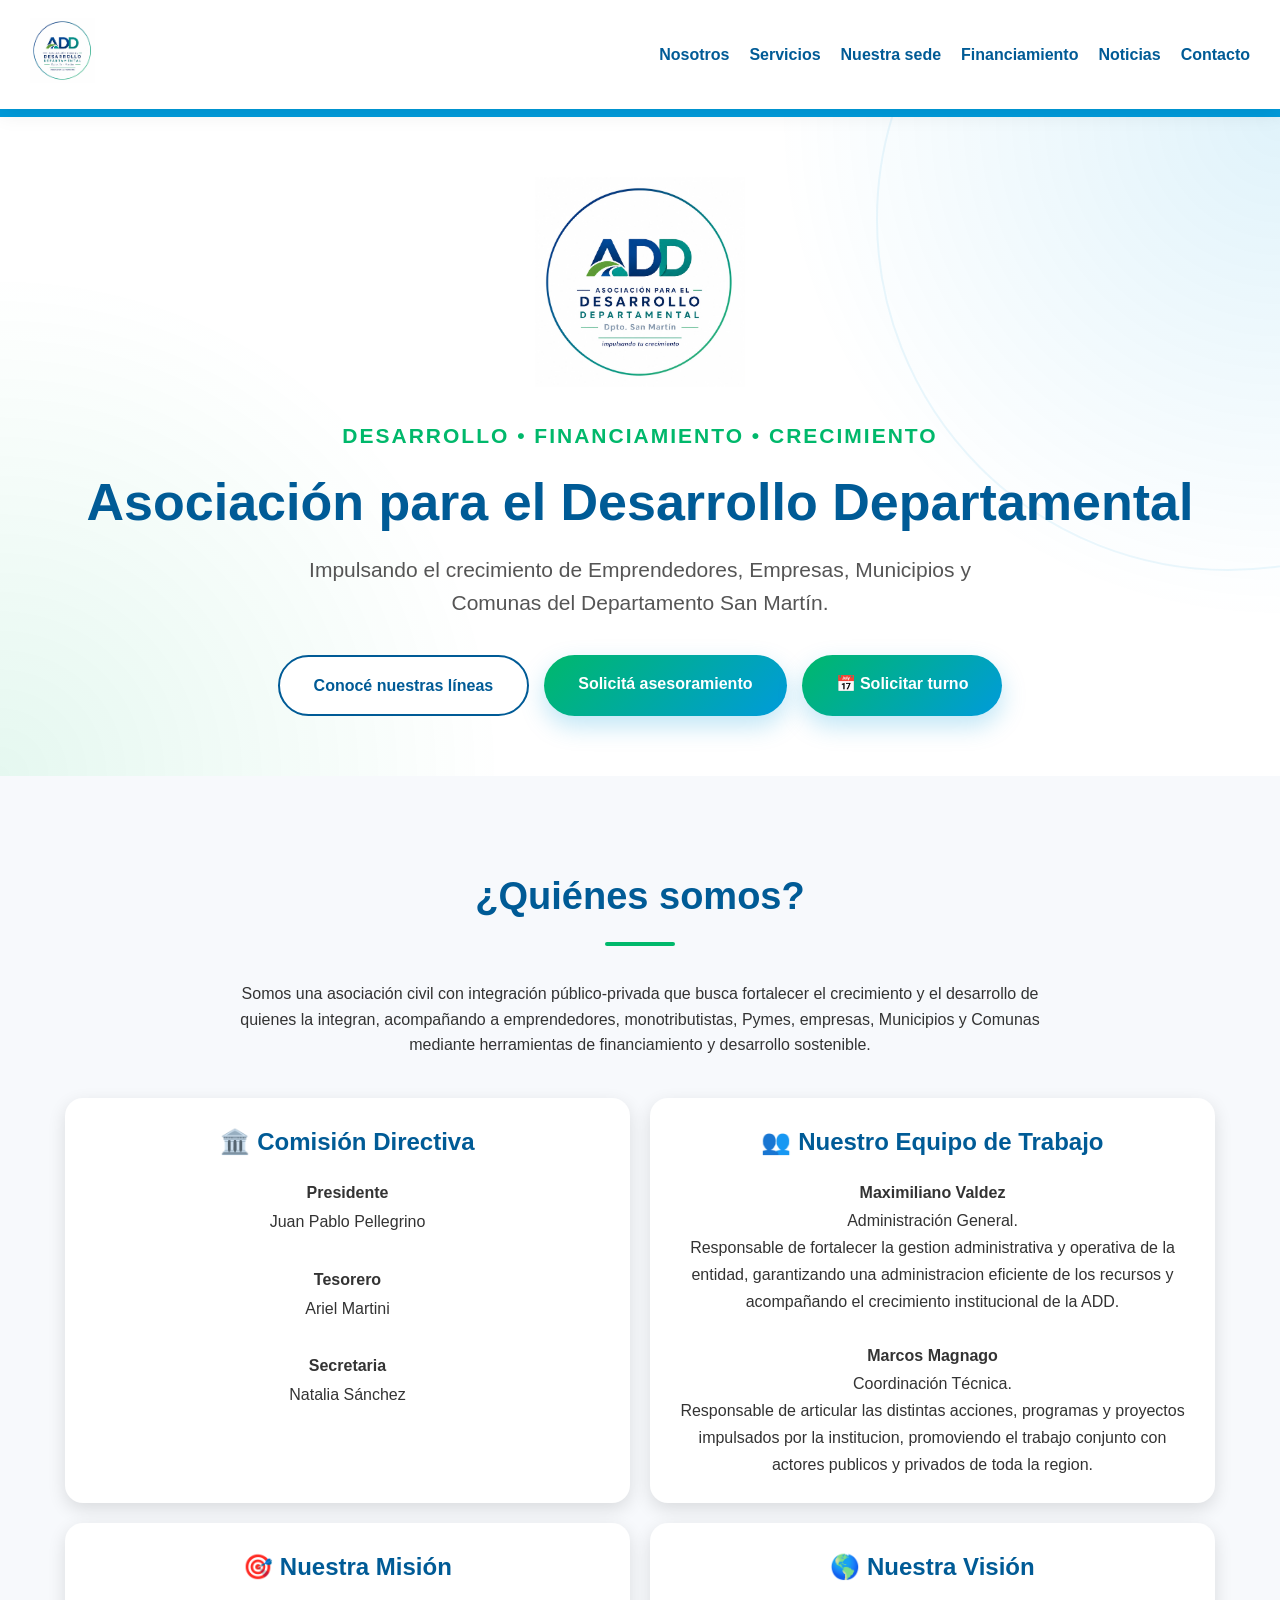
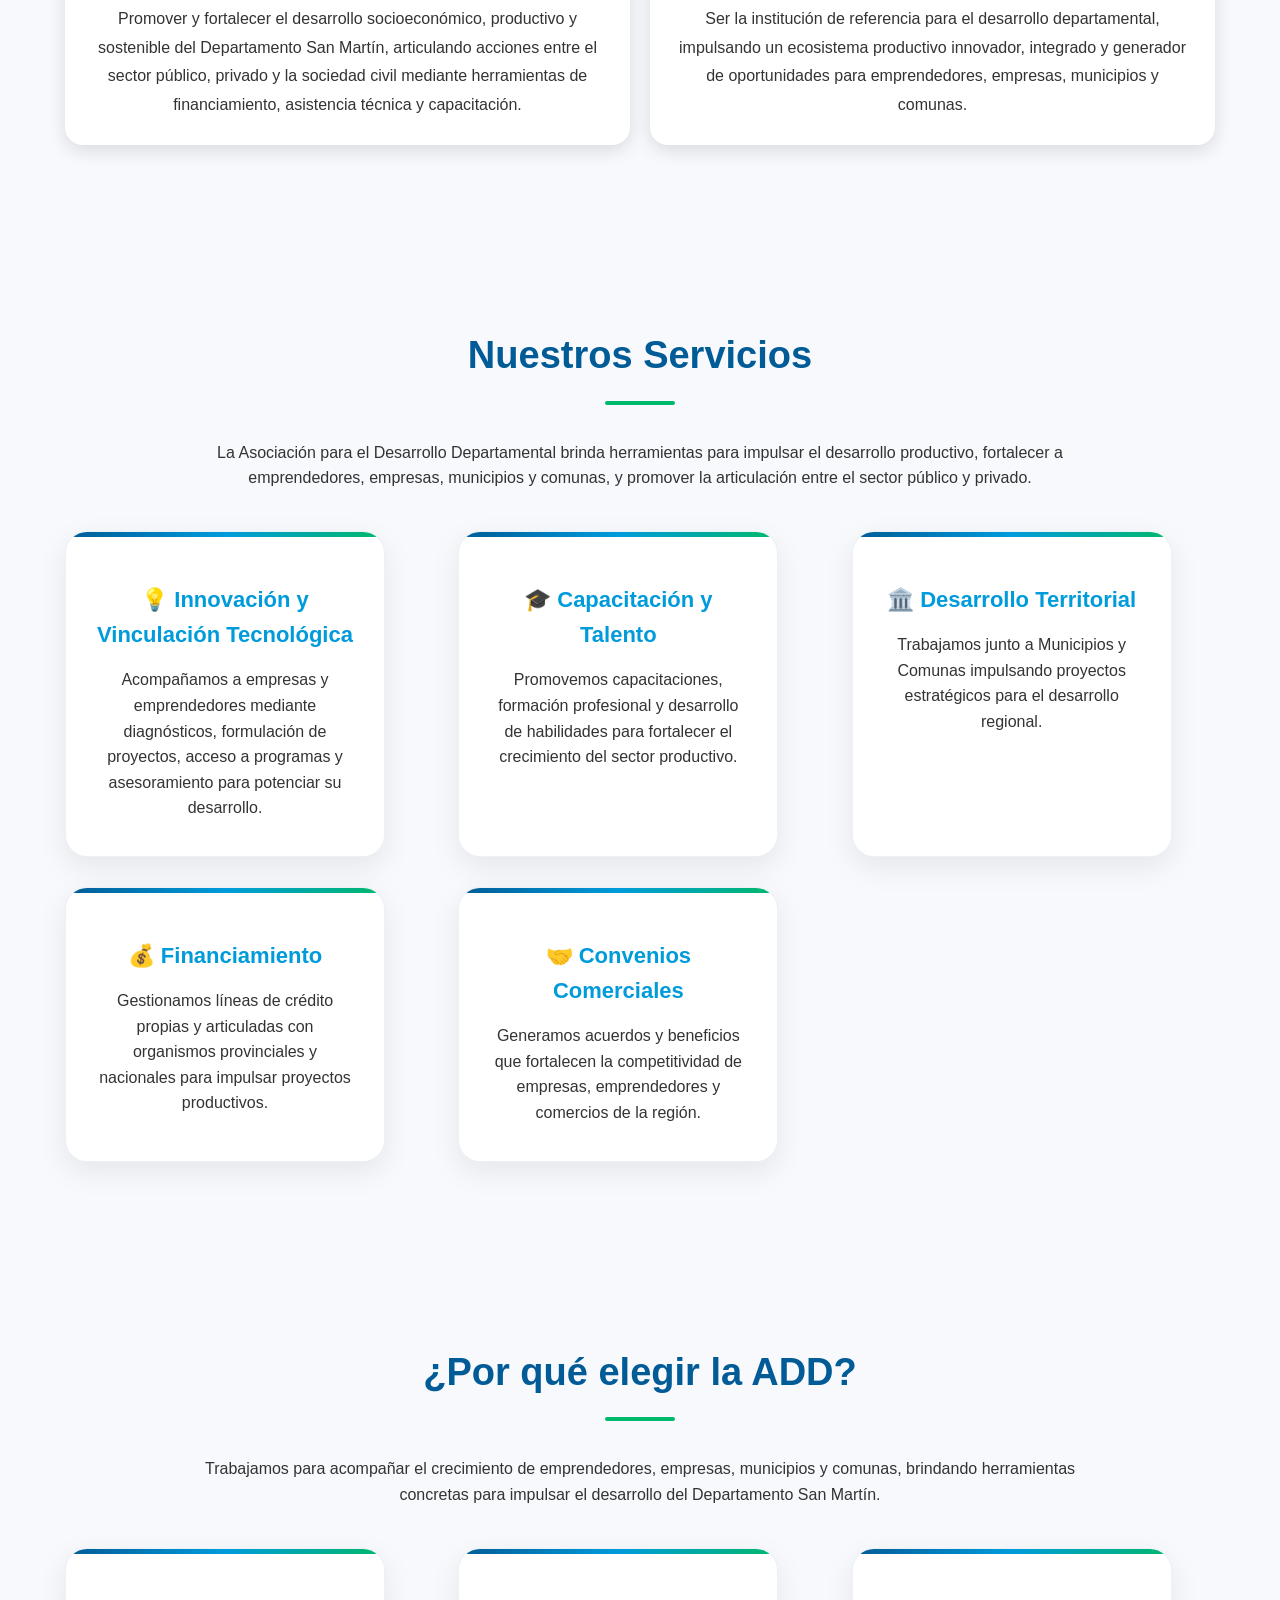
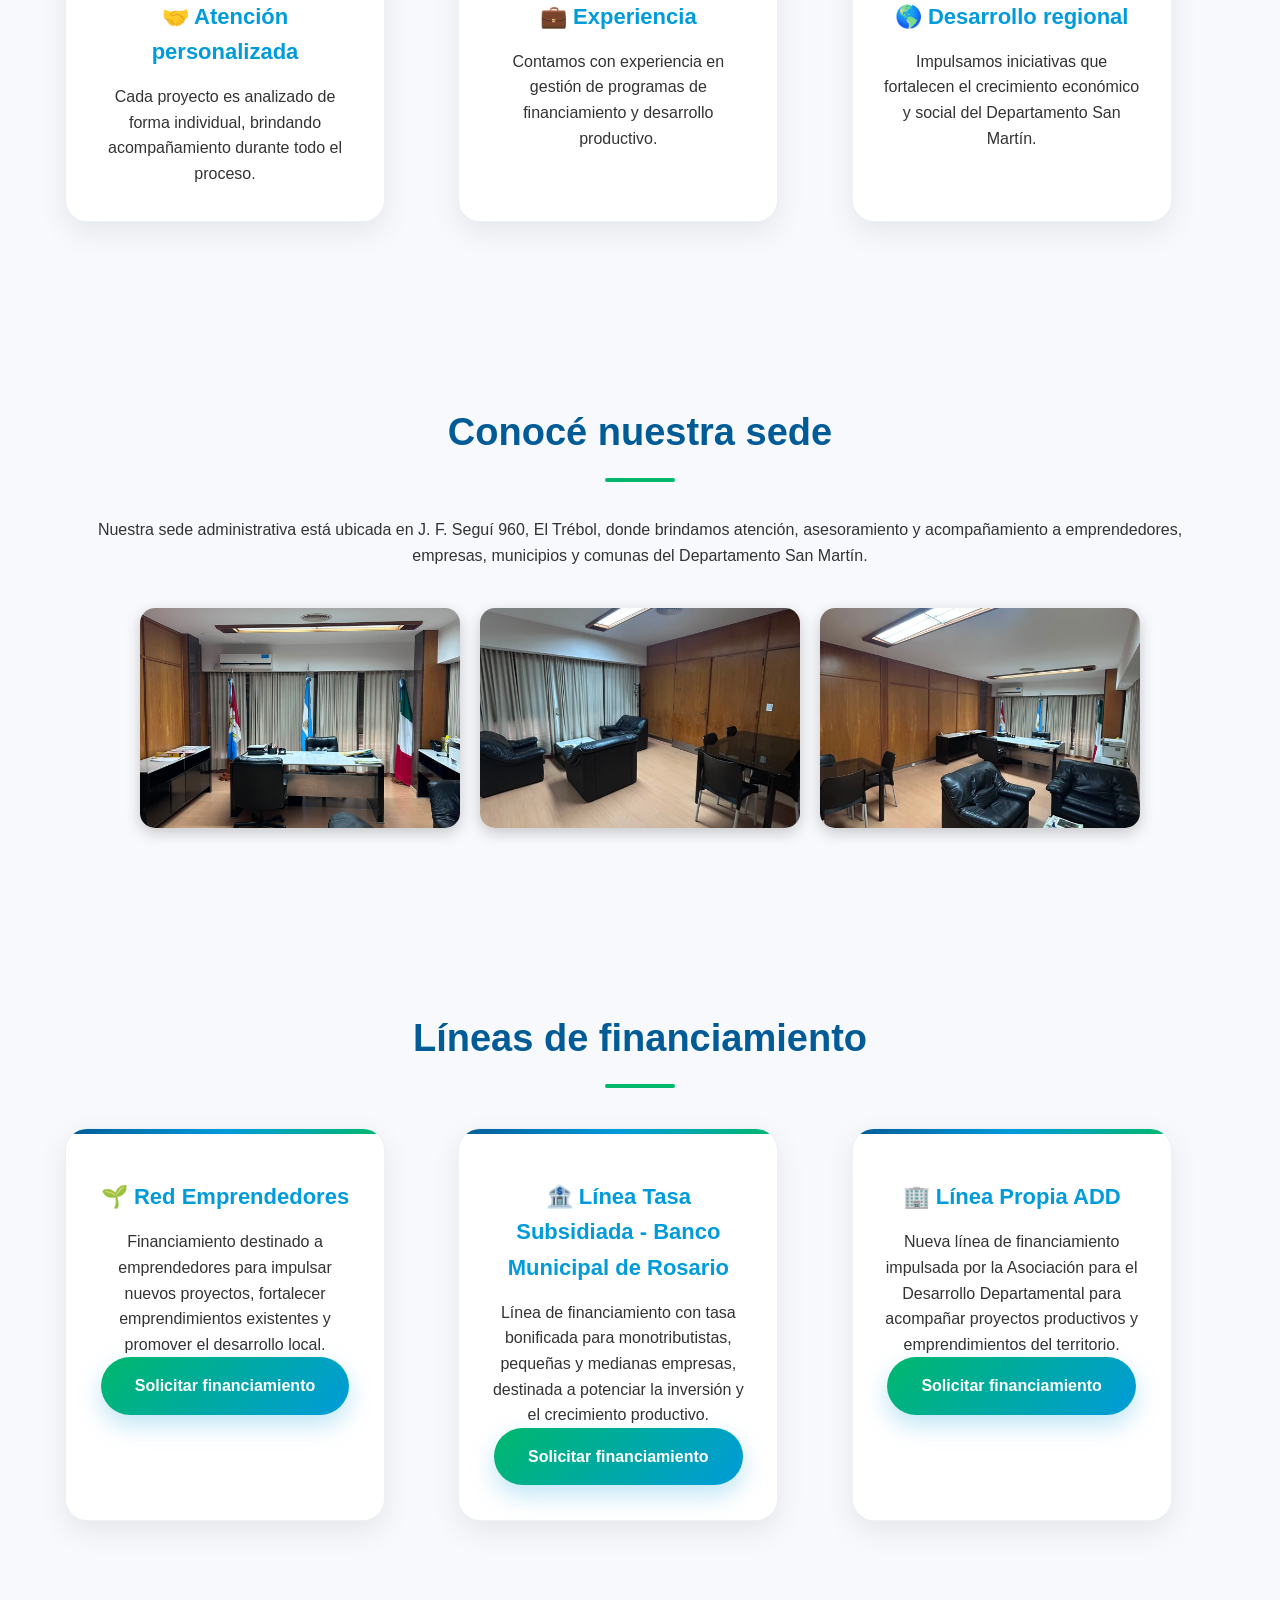
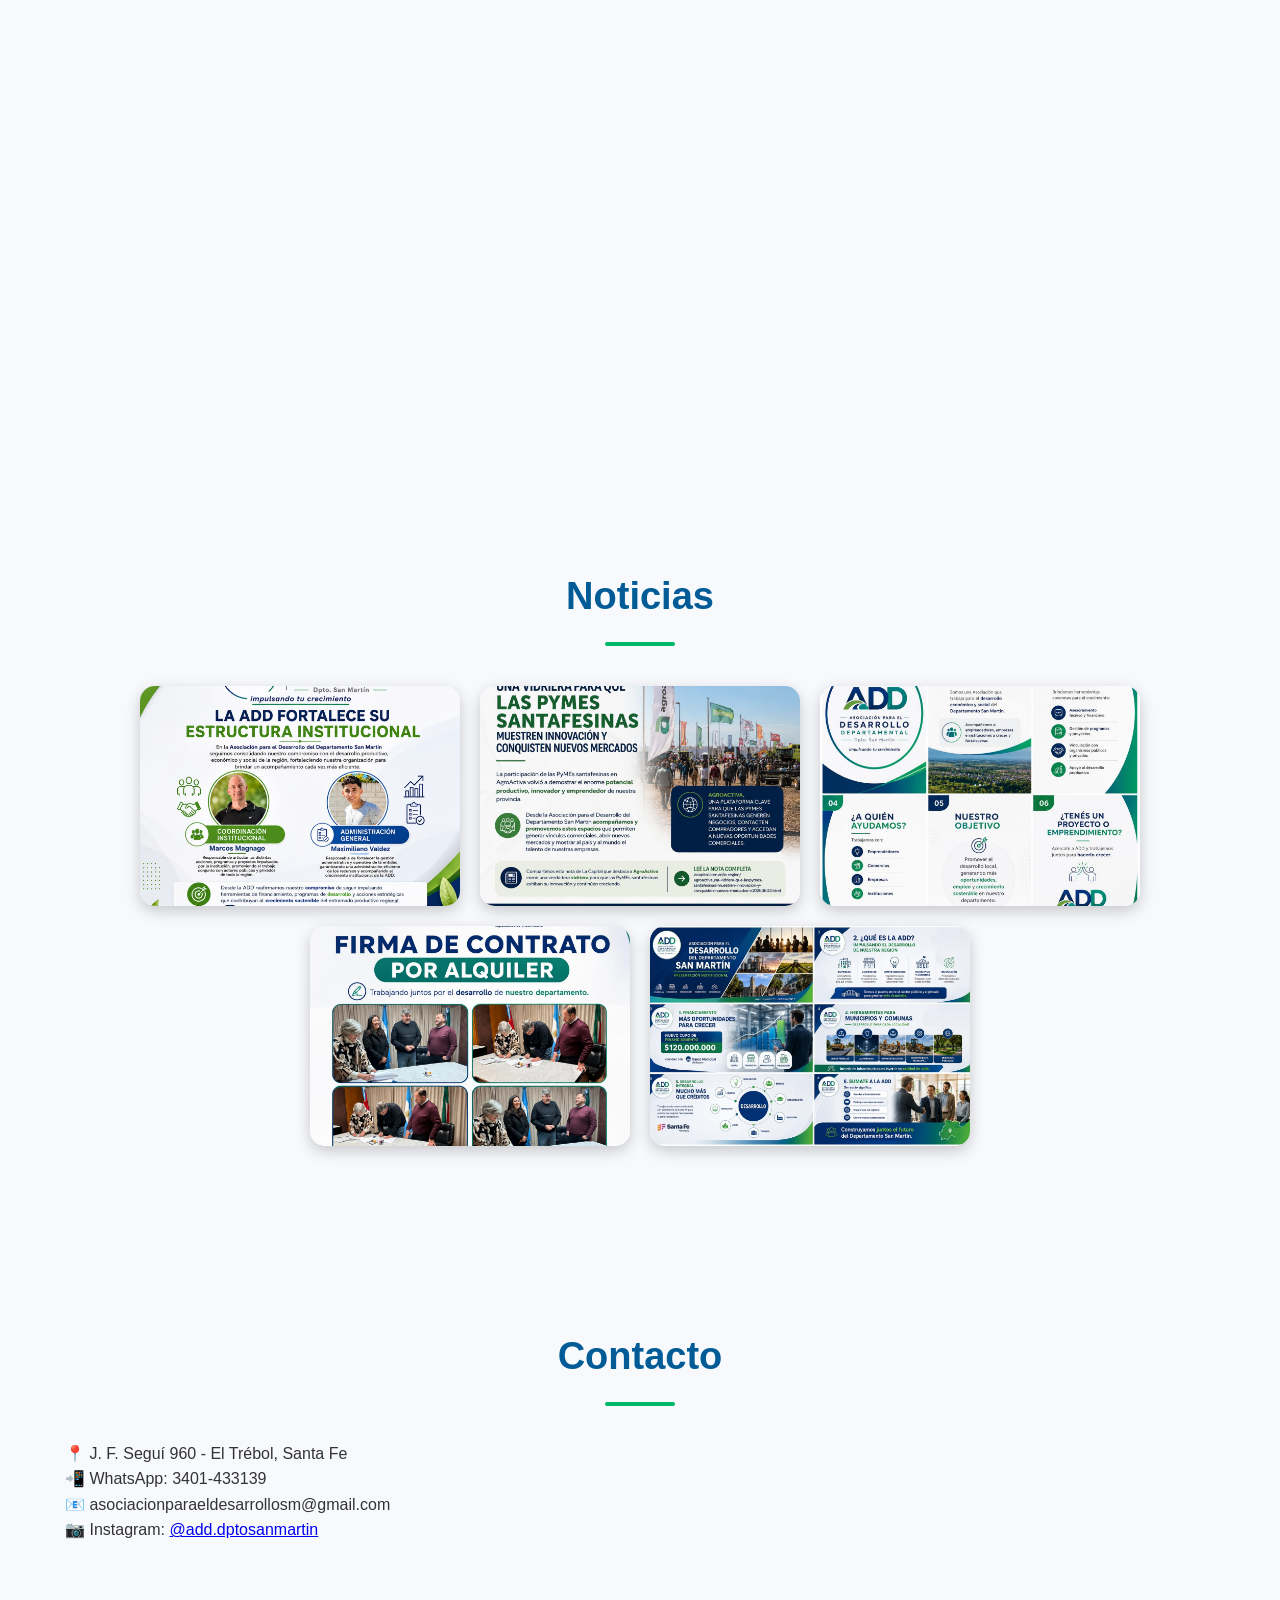
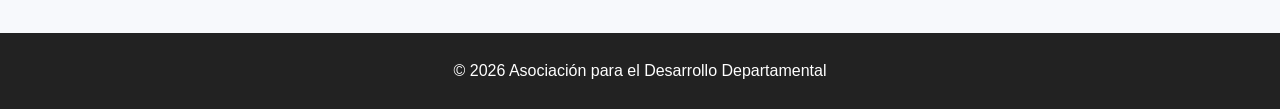
<file: index.html>
<!DOCTYPE html>
<html lang="es">
<head>

<meta charset="UTF-8">
<meta name="viewport" content="width=device-width, initial-scale=1.0">

<link rel="icon" type="image/png" href="favicon.png">
<link rel="stylesheet" href="style.css">  
    
<title>ADD | Asociación para el Desarrollo Departamental</title>


</head>
    

<body>
    
<nav>

<div class="nav-logo">
    <img src="logo-add.png.jpeg" alt="ADD">
</div>

<div class="menu-btn" onclick="toggleMenu()">
    ☰
</div>

<div class="nav-links" id="menu">

    <a href="#nosotros">Nosotros</a>
    <a href="#servicios">Servicios</a>
    <a href="#oficina">Nuestra sede</a>
    <a href="#financiamiento">Financiamiento</a>
    <a href="#noticias">Noticias</a>
    <a href="#contacto">Contacto</a>

</div>

</nav>
<div id="visor" onclick="cerrarImagen()">
    <img id="imagenGrande">
</div>



<header>

<div class="hero">

<img src="logo-add.png.jpeg" class="logo" alt="Logo ADD">


<p style="color:#00b86b;font-weight:bold;letter-spacing:2px;">
DESARROLLO • FINANCIAMIENTO • CRECIMIENTO
</p>


<h1>Asociación para el Desarrollo Departamental</h1>


<p class="subtitulo">
Impulsando el crecimiento de Emprendedores, Empresas, Municipios y Comunas del Departamento San Martín.
</p>


<div class="botones">

<a class="boton" href="#financiamiento">
Conocé nuestras líneas
</a>


<a class="boton2"
href="https://wa.me/5493401433139"
target="_blank">
Solicitá asesoramiento
</a>

    
<a class="boton2"
href="https://wa.me/5493401433139?text=Hola%20ADD,%20quiero%20solicitar%20un%20turno."
target="_blank">
📅 Solicitar turno
</a>

</div>

</div>

</header>






<section id="nosotros">

<h2 class="titulo">¿Quiénes somos?</h2>

<p style="text-align:center; max-width:800px; margin:auto; line-height:1.6;">
Somos una asociación civil con integración público-privada que busca fortalecer el crecimiento y el desarrollo de quienes la integran, acompañando a emprendedores, monotributistas, Pymes, empresas, Municipios y Comunas mediante herramientas de financiamiento y desarrollo sostenible.
</p>

<div class="misionvision">

<div class="mv-card">

<h3>🏛️ Comisión Directiva</h3>

<p style="text-align:center; line-height:1.8;">
<b>Presidente</b><br>
Juan Pablo Pellegrino
<br><br>

<b>Tesorero</b><br>
Ariel Martini
<br><br>

<b>Secretaria</b><br>
Natalia Sánchez
</p>

</div>

<div class="mv-card">

<h3>👥 Nuestro Equipo de Trabajo</h3>

<p style="line-height:1.7; text-align:center;">
<b>Maximiliano Valdez</b><br>
Administración General.<br>
Responsable de fortalecer la gestion administrativa y operativa de la entidad, garantizando una administracion eficiente de los recursos y acompañando el crecimiento institucional de la ADD.

<br><br>

<b>Marcos Magnago</b><br>
Coordinación Técnica.<br>
Responsable de articular las distintas acciones, programas y proyectos impulsados por la institucion, promoviendo el trabajo conjunto con actores publicos y privados  de toda la region.
</p>

</div>

<div class="mv-card">

<h3>🎯 Nuestra Misión</h3>

<p style="text-align:center; line-height:1.8;">
Promover y fortalecer el desarrollo socioeconómico, productivo y sostenible del Departamento San Martín, articulando acciones entre el sector público, privado y la sociedad civil mediante herramientas de financiamiento, asistencia técnica y capacitación.
</p>

</div>

<div class="mv-card">

<h3>🌎 Nuestra Visión</h3>

<p style="text-align:center; line-height:1.8;">
Ser la institución de referencia para el desarrollo departamental, impulsando un ecosistema productivo innovador, integrado y generador de oportunidades para emprendedores, empresas, municipios y comunas.
</p>

</div>

</div>

</section>

<section id="servicios">

<h2 class="titulo">Nuestros Servicios</h2>

<p style="text-align:center; max-width:900px; margin:auto; line-height:1.6;">
La Asociación para el Desarrollo Departamental brinda herramientas para impulsar el desarrollo productivo, fortalecer a emprendedores, empresas, municipios y comunas, y promover la articulación entre el sector público y privado.
</p>

<div class="tarjetas">

<div class="card">
<h3>💡 Innovación y Vinculación Tecnológica</h3>
<p>
Acompañamos a empresas y emprendedores mediante diagnósticos, formulación de proyectos, acceso a programas y asesoramiento para potenciar su desarrollo.
</p>
</div>

<div class="card">
<h3>🎓 Capacitación y Talento</h3>
<p>
Promovemos capacitaciones, formación profesional y desarrollo de habilidades para fortalecer el crecimiento del sector productivo.
</p>
</div>

<div class="card">
<h3>🏛️ Desarrollo Territorial</h3>
<p>
Trabajamos junto a Municipios y Comunas impulsando proyectos estratégicos para el desarrollo regional.
</p>
</div>

<div class="card">
<h3>💰 Financiamiento</h3>
<p>
Gestionamos líneas de crédito propias y articuladas con organismos provinciales y nacionales para impulsar proyectos productivos.
</p>
</div>

<div class="card">
<h3>🤝 Convenios Comerciales</h3>
<p>
Generamos acuerdos y beneficios que fortalecen la competitividad de empresas, emprendedores y comercios de la región.
</p>
</div>

</div>

</section>
<section id="ventajas">

<h2 class="titulo">¿Por qué elegir la ADD?</h2>

<p style="text-align:center; max-width:900px; margin:auto; line-height:1.6;">
Trabajamos para acompañar el crecimiento de emprendedores, empresas, municipios y comunas, brindando herramientas concretas para impulsar el desarrollo del Departamento San Martín.
</p>

<div class="tarjetas">

<div class="card">
<h3>🤝 Atención personalizada</h3>
<p>Cada proyecto es analizado de forma individual, brindando acompañamiento durante todo el proceso.</p>
</div>

<div class="card">
<h3>💼 Experiencia</h3>
<p>Contamos con experiencia en gestión de programas de financiamiento y desarrollo productivo.</p>
</div>

<div class="card">
<h3>🌎 Desarrollo regional</h3>
<p>Impulsamos iniciativas que fortalecen el crecimiento económico y social del Departamento San Martín.</p>
</div>

</div>

</section>
    
<section id="oficina">

<h2 class="titulo">Conocé nuestra sede</h2>

<p style="text-align:center;">
Nuestra sede administrativa está ubicada en J. F. Seguí 960, El Trébol, donde brindamos atención, asesoramiento y acompañamiento a emprendedores, empresas, municipios y comunas del Departamento San Martín.
</p>


<div class="galeria">

<img src="oficina-add.jpg" alt="Oficina ADD" onclick="abrirImagen(this.src)">

<img src="oficina-add-2.jpg" alt="Oficina ADD" onclick="abrirImagen(this.src)">

<img src="oficina-add-3.jpg" alt="Oficina ADD" onclick="abrirImagen(this.src)">

</div>

</section>



<section id="financiamiento">

<h2 class="titulo">Líneas de financiamiento</h2>


<div class="tarjetas">


<div class="card">

<h3>🌱 Red Emprendedores</h3>

<p>
Financiamiento destinado a emprendedores para impulsar nuevos proyectos,
fortalecer emprendimientos existentes y promover el desarrollo local.
</p>

<a class="boton2" href="red-emprendedores.html">
Solicitar financiamiento
</a>

</div>


<div class="card">

<h3>🏦 Línea Tasa Subsidiada - Banco Municipal de Rosario</h3>

<p>
Línea de financiamiento con tasa bonificada para monotributistas,
pequeñas y medianas empresas, destinada a potenciar la inversión y el crecimiento productivo.
</p>

<a class="boton2" href="bmr.html">
Solicitar financiamiento
</a>
    
</div>


<div class="card">

<h3>🏢 Línea Propia ADD</h3>

<p>
Nueva línea de financiamiento impulsada por la Asociación para el Desarrollo Departamental para acompañar proyectos productivos y emprendimientos del territorio.
</p>

<a class="boton2" href="https://wa.me/5493401433139?text=Hola%20ADD,%20quiero%20información%20sobre%20la%20Línea%20Propia%20ADD." target="_blank">
Solicitar financiamiento
</a>


</div>


<div class="card">

<h3>🤝 Gestión de Créditos Bancarios</h3>

<p>
Acompañamos a personas, emprendedores y empresas en la gestión de líneas de crédito ofrecidas por entidades financieras y organismos públicos. Analizamos tu proyecto y te acompañamos durante todo el proceso.
</p>

<a class="boton2" href="gestion-creditos.html">
Conocer líneas disponibles
</a>
    
</div>

</div>
</section>




<section id="noticias">

<h2 class="titulo">Noticias</h2>


<div class="banners">


<img src="banner-estructura.jpeg" 
alt="Equipo de trabajo ADD"
onclick="abrirImagen(this.src)">


<img src="add-agroactiva.jpg" 
alt="ADD en AgroActiva"
onclick="abrirImagen(this.src)">


<img src="add-presentacion.jpg" 
alt="Presentación ADD"
onclick="abrirImagen(this.src)">

    
<img src="firma-contrato.jpeg" 
alt="Firma Contrato"
onclick="abrirImagen(this.src)">

<img src="add-institucion.jpg" 
alt="ADD Institucional"
onclick="abrirImagen(this.src)">


</div>

</section>





<section id="contacto">

<h2 class="titulo">Contacto</h2>


<p>
📍 J. F. Seguí 960 - El Trébol, Santa Fe
</p>


<p>
📲 WhatsApp: 3401-433139
</p>


<p>
📧 asociacionparaeldesarrollosm@gmail.com
</p>


<p>
📷 Instagram:

<a href="https://instagram.com/add.dptosanmartin" target="_blank">
@add.dptosanmartin
</a>

</p>


</section>



<footer>

©️ 2026 Asociación para el Desarrollo Departamental

</footer>

<script src="script.js"></script>
    
    
</body>

</html>
</file>
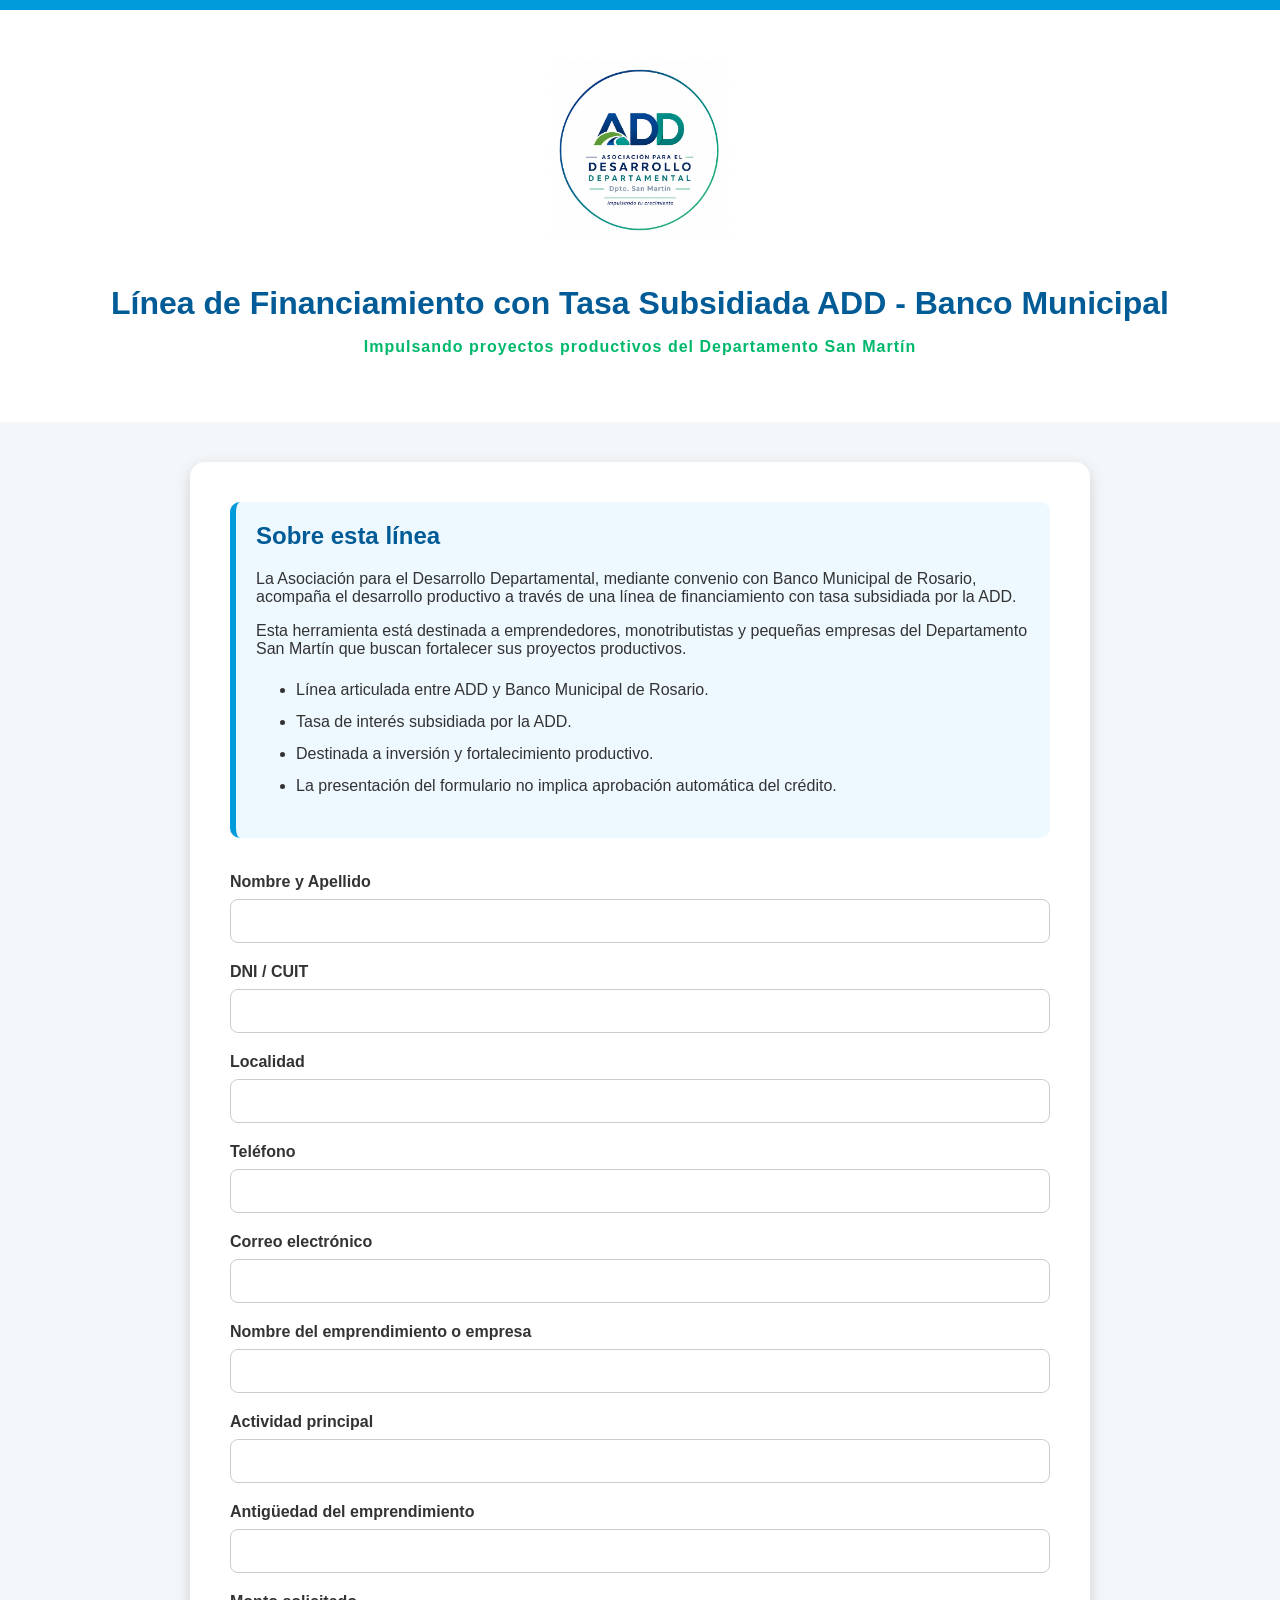
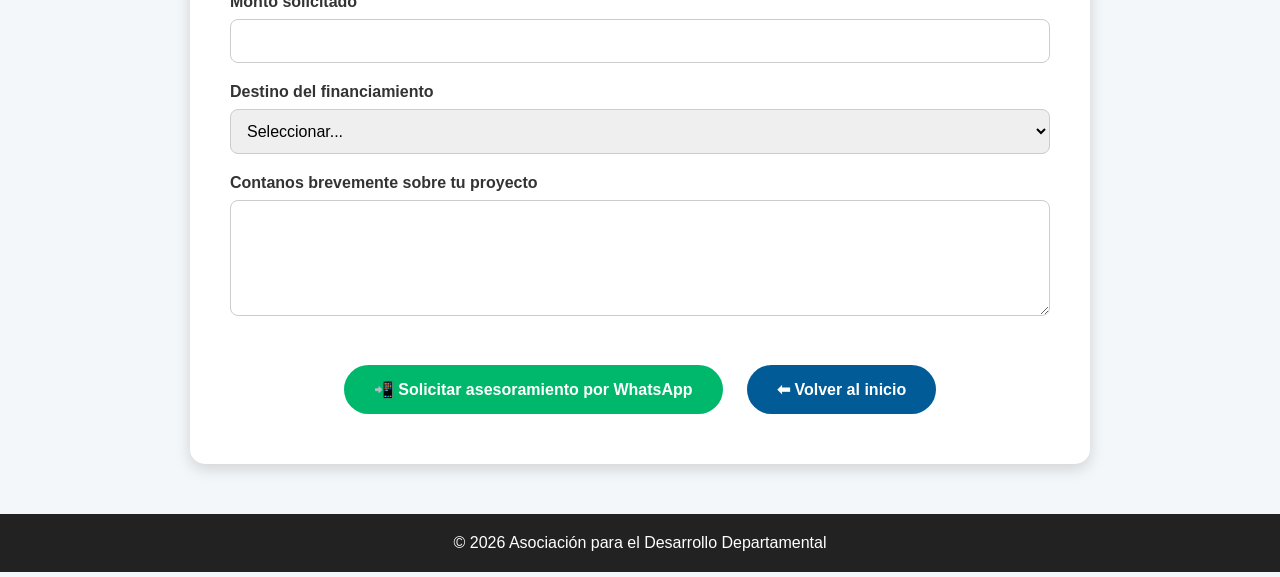
<file: bmr.html>
<!DOCTYPE html>
<html lang="es">
<head>

<meta charset="UTF-8">
<meta name="viewport" content="width=device-width, initial-scale=1.0">

<title>Línea Tasa Subsidiada ADD - Banco Municipal</title>

<style>

*{
    box-sizing:border-box;
}

body{
    margin:0;
    font-family:Arial, Helvetica, sans-serif;
    background:#f4f7f9;
    color:#333;
}

header{
    background:white;
    text-align:center;
    padding:50px 20px;
    border-top:10px solid #009BDB;
}

.logo{
    width:180px;
    margin-bottom:20px;
}

h1{
    color:#005b96;
    margin-bottom:10px;
}

.subtitulo{
    color:#00b86b;
    font-weight:bold;
    letter-spacing:1px;
}

.container{
    max-width:900px;
    margin:40px auto;
    background:white;
    padding:40px;
    border-radius:15px;
    box-shadow:0 5px 15px rgba(0,0,0,.15);
}

.info{
    background:#eef8ff;
    border-left:6px solid #009BDB;
    padding:20px;
    margin-bottom:35px;
    border-radius:10px;
}

.info h2{
    color:#005b96;
    margin-top:0;
}

ul{
    line-height:2;
}

label{
    display:block;
    margin-top:20px;
    font-weight:bold;
}

input,
select,
textarea{

    width:100%;
    padding:12px;
    margin-top:8px;
    border:1px solid #ccc;
    border-radius:8px;
    font-size:16px;

}

textarea{
    resize:vertical;
}

.botones{
    text-align:center;
    margin-top:35px;
}

.boton{
    display:inline-block;
    background:#00b86b;
    color:white;
    padding:15px 30px;
    text-decoration:none;
    border-radius:30px;
    font-weight:bold;
    margin:10px;
}

.volver{
    background:#005b96;
}

footer{
    margin-top:50px;
    background:#222;
    color:white;
    text-align:center;
    padding:20px;
}

</style>

</head>

<script>

function enviarWhatsapp(){

let nombre=document.getElementById("nombre").value;
let dni=document.getElementById("dni").value;
let localidad=document.getElementById("localidad").value;
let telefono=document.getElementById("telefono").value;
let email=document.getElementById("email").value;
let empresa=document.getElementById("empresa").value;
let actividad=document.getElementById("actividad").value;
let antiguedad=document.getElementById("antiguedad").value;
let monto=document.getElementById("monto").value;
let destino=document.getElementById("destino").value;
let proyecto=document.getElementById("proyecto").value;

let mensaje=
"Hola ADD, quiero solicitar asesoramiento para la Línea de Financiamiento con Tasa Subsidiada ADD - Banco Municipal.%0A%0A"+
"*Nombre:* "+nombre+"%0A"+
"*DNI/CUIT:* "+dni+"%0A"+
"*Localidad:* "+localidad+"%0A"+
"*Teléfono:* "+telefono+"%0A"+
"*Email:* "+email+"%0A"+
"*Empresa/Emprendimiento:* "+empresa+"%0A"+
"*Actividad:* "+actividad+"%0A"+
"*Antigüedad:* "+antiguedad+"%0A"+
"*Monto solicitado:* $"+monto+"%0A"+
"*Destino:* "+destino+"%0A"+
"*Proyecto:* "+proyecto;

window.open("https://wa.me/5493401433139?text="+mensaje,"_blank");

}

</script>
    
<body>


<header>

<img src="logo-add.png.jpeg" class="logo" alt="Logo ADD">

<h1>
Línea de Financiamiento con Tasa Subsidiada ADD - Banco Municipal
</h1>


<p class="subtitulo">
Impulsando proyectos productivos del Departamento San Martín
</p>


</header>



<div class="container">


<div class="info">


<h2>Sobre esta línea</h2>


<p>
La Asociación para el Desarrollo Departamental, mediante convenio con Banco Municipal de Rosario, acompaña el desarrollo productivo a través de una línea de financiamiento con tasa subsidiada por la ADD.
</p>


<p>
Esta herramienta está destinada a emprendedores, monotributistas y pequeñas empresas del Departamento San Martín que buscan fortalecer sus proyectos productivos.
</p>


<ul>

<li>Línea articulada entre ADD y Banco Municipal de Rosario.</li>

<li>Tasa de interés subsidiada por la ADD.</li>

<li>Destinada a inversión y fortalecimiento productivo.</li>

<li>La presentación del formulario no implica aprobación automática del crédito.</li>

</ul>


</div>



<form id="formulario">


<label>Nombre y Apellido</label>
<input type="text" id="nombre">


<label>DNI / CUIT</label>
<input type="text" id="dni">


<label>Localidad</label>
<input type="text" id="localidad">


<label>Teléfono</label>
<input type="tel" id="telefono">


<label>Correo electrónico</label>
<input type="email" id="email">


<label>Nombre del emprendimiento o empresa</label>
<input type="text" id="empresa">


<label>Actividad principal</label>
<input type="text" id="actividad">


<label>Antigüedad del emprendimiento</label>
<input type="text" id="antiguedad">


<label>Monto solicitado</label>
<input type="number" id="monto">


<label>Destino del financiamiento</label>


<select id="destino">

<option>Seleccionar...</option>

<option>Maquinaria y equipamiento</option>

<option>Inversión productiva</option>

<option>Capital de trabajo</option>

<option>Ampliación del negocio</option>

<option>Otro</option>

</select>


<label>Contanos brevemente sobre tu proyecto</label>

<textarea id="proyecto" rows="5"></textarea>



<div class="botones">


<a class="boton" href="#" onclick="enviarWhatsapp(); return false;">
📲 Solicitar asesoramiento por WhatsApp
</a>


<a class="boton volver" href="index.html">

⬅ Volver al inicio

</a>


</div>


</form>


</div>



<footer>

©️ 2026 Asociación para el Desarrollo Departamental

</footer>


</body>

</html>
</file>
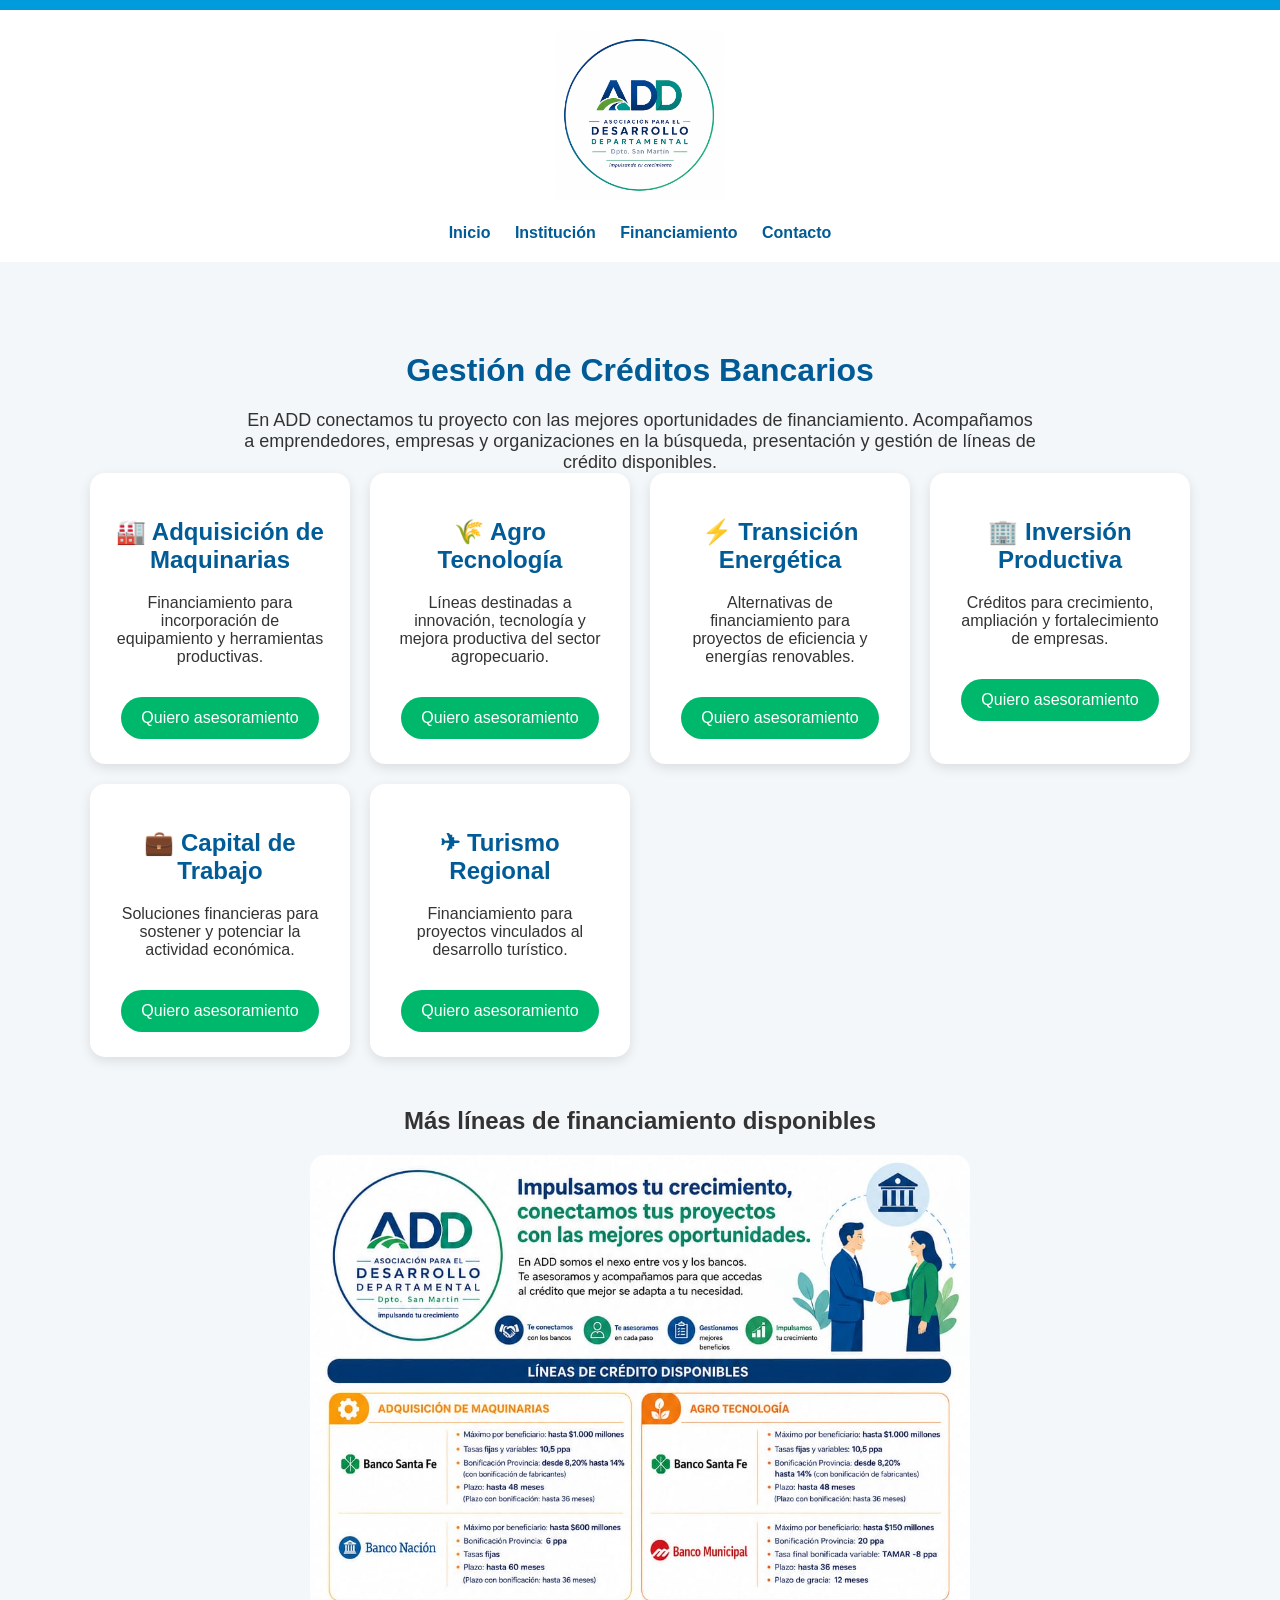
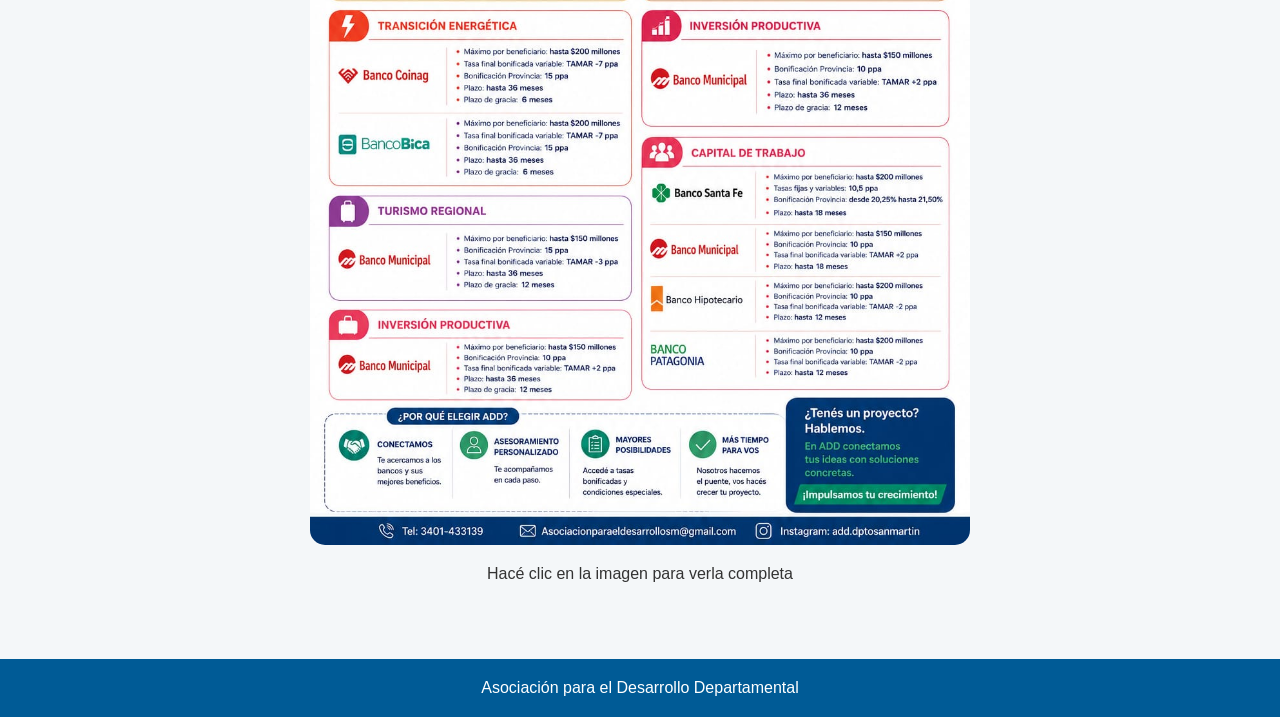
<file: gestion-creditos.html>
<!DOCTYPE html>
<html lang="es">
<head>
<meta charset="UTF-8">
<meta name="viewport" content="width=device-width, initial-scale=1.0">

<title>ADD | Gestión de Créditos Bancarios</title>

<style>

body {
    margin: 0;
    font-family: Arial, sans-serif;
    background: #f4f7f9;
    color: #333;
}

header {
    background: white;
    border-top: 10px solid #009BDB;
    padding: 20px;
    text-align: center;
}

header img {
    width: 170px;
}
nav {
    margin-top: 20px;
}

nav a {
    text-decoration: none;
    color: #005b96;
    margin: 0 10px;
    font-weight: bold;
}

nav a:hover {
    color: #00b86b;
}
h1 {
    color: #005b96;
    text-align: center;
    margin-top: 30px;
}

.subtitulo {
    text-align: center;
    max-width: 800px;
    margin: auto;
    padding: 0 20px;
    font-size: 18px;
}

.contenedor {
    max-width: 1100px;
    margin: 40px auto;
    padding: 20px;
}

.tarjetas {
    display: grid;
    grid-template-columns: repeat(auto-fit, minmax(250px, 1fr));
    gap: 20px;
}

.tarjeta {
    background: white;
    border-radius: 15px;
    padding: 25px;
    text-align: center;
    box-shadow: 0 4px 12px rgba(0,0,0,0.1);
}

.tarjeta h2 {
    color: #005b96;
}

.boton {
    display: inline-block;
    margin-top: 15px;
    padding: 12px 20px;
    background: #00b86b;
    color: white;
    text-decoration: none;
    border-radius: 25px;
}

.banner {
    margin-top: 50px;
    text-align: center;
}

.banner img {
    width: 60%;
    max-width: 700px;
    border-radius: 15px;
    cursor: pointer;
}


footer {
    background: #005b96;
    color: white;
    text-align: center;
    padding: 20px;
    margin-top: 40px;
}

</style>

</head>

<body>


<header>

<img src="logo-add.png.jpeg" alt="ADD">

<nav>

<a href="index.html">Inicio</a>
<a href="index.html#institucion">Institución</a>
<a href="index.html#financiamiento">Financiamiento</a>
<a href="index.html#contacto">Contacto</a>

</nav>

</header>


<div class="contenedor">

<h1>Gestión de Créditos Bancarios</h1>


<p class="subtitulo">
En ADD conectamos tu proyecto con las mejores oportunidades de financiamiento.
Acompañamos a emprendedores, empresas y organizaciones en la búsqueda,
presentación y gestión de líneas de crédito disponibles.
</p>


<div class="tarjetas">


<div class="tarjeta">
<h2>🏭 Adquisición de Maquinarias</h2>
<p>Financiamiento para incorporación de equipamiento y herramientas productivas.</p>
<a class="boton" href="https://wa.me/5493401433139?text=Hola%20ADD,%20quiero%20asesoramiento%20sobre%20la%20línea%20de%20crédito%20para%20adquisición%20de%20maquinarias." target="_blank">
Quiero asesoramiento
</a>
</div>


<div class="tarjeta">
<h2>🌾 Agro Tecnología</h2>
<p>Líneas destinadas a innovación, tecnología y mejora productiva del sector agropecuario.</p>
<a class="boton" href="https://wa.me/5493401433139?text=Hola%20ADD,%20quiero%20asesoramiento%20sobre%20la%20línea%20de%20crédito%20para%20Agro%20Tecnología." target="_blank">
Quiero asesoramiento
</a>
</div>


<div class="tarjeta">
<h2>⚡ Transición Energética</h2>
<p>Alternativas de financiamiento para proyectos de eficiencia y energías renovables.</p>
<a class="boton" href="https://wa.me/5493401433139?text=Hola%20ADD,%20quiero%20asesoramiento%20sobre%20financiamiento%20para%20Transición%20Energética." target="_blank">
Quiero asesoramiento
</a>
</div>


<div class="tarjeta">
<h2>🏢 Inversión Productiva</h2>
<p>Créditos para crecimiento, ampliación y fortalecimiento de empresas.</p>
<a class="boton" href="https://wa.me/5493401433139?text=Hola%20ADD,%20quiero%20asesoramiento%20sobre%20financiamiento%20para%20Inversión%20Productiva." target="_blank">
Quiero asesoramiento
</a>
</div>


<div class="tarjeta">
<h2>💼 Capital de Trabajo</h2>
<p>Soluciones financieras para sostener y potenciar la actividad económica.</p>
<a class="boton" href="https://wa.me/5493401433139?text=Hola%20ADD,%20quiero%20asesoramiento%20sobre%20Capital%20de%20Trabajo." target="_blank">
Quiero asesoramiento
</a>
</div>


<div class="tarjeta">
<h2>✈ Turismo Regional</h2>
<p>Financiamiento para proyectos vinculados al desarrollo turístico.</p>
<a class="boton" href="https://wa.me/5493401433139?text=Hola%20ADD,%20quiero%20asesoramiento%20sobre%20financiamiento%20para%20Turismo%20Regional." target="_blank">
Quiero asesoramiento
</a>
</div>


</div>


<div class="banner">

<h2>Más líneas de financiamiento disponibles</h2>

<a href="banner-creditos.jpg" target="_blank">
<img src="banner-creditos.jpg" alt="Banner créditos ADD">
</a>

<p>Hacé clic en la imagen para verla completa</p>

</div>

</div>


<footer>

Asociación para el Desarrollo Departamental

</footer>


</body>
</html>
</file>
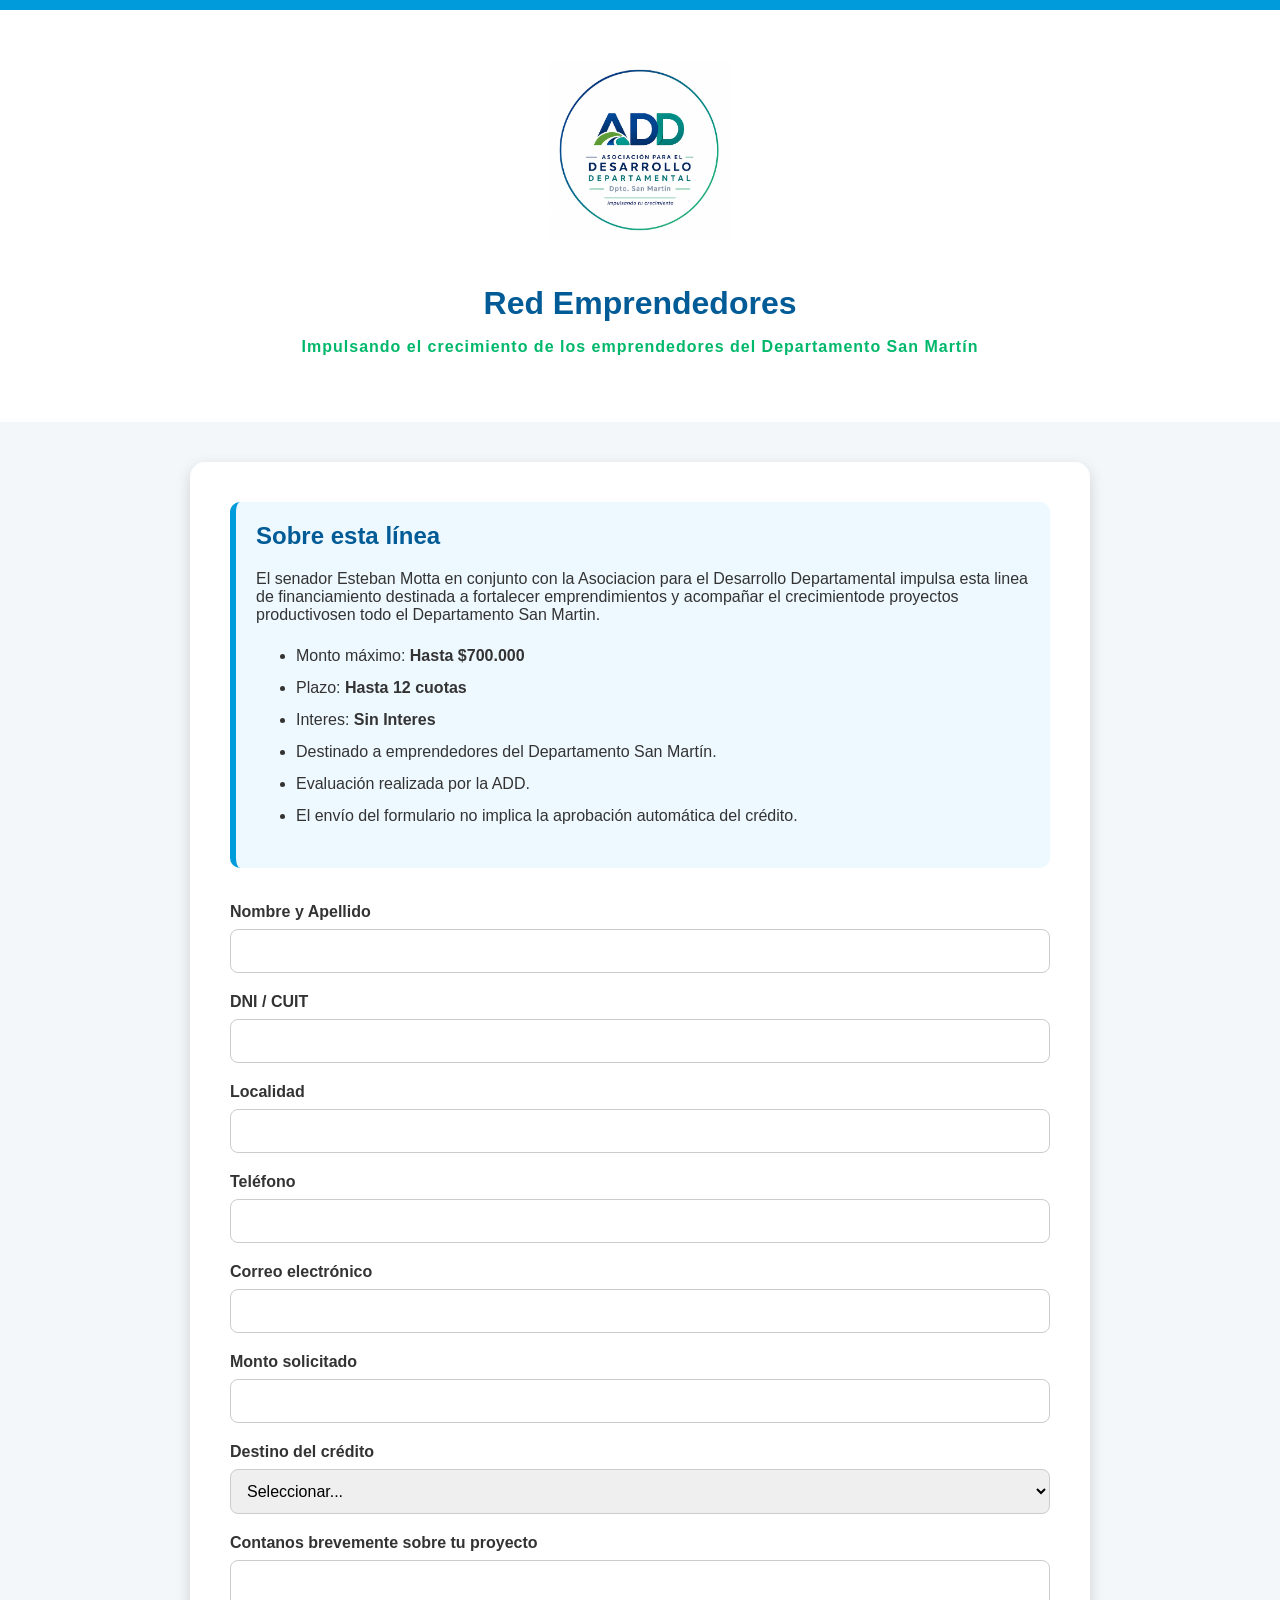
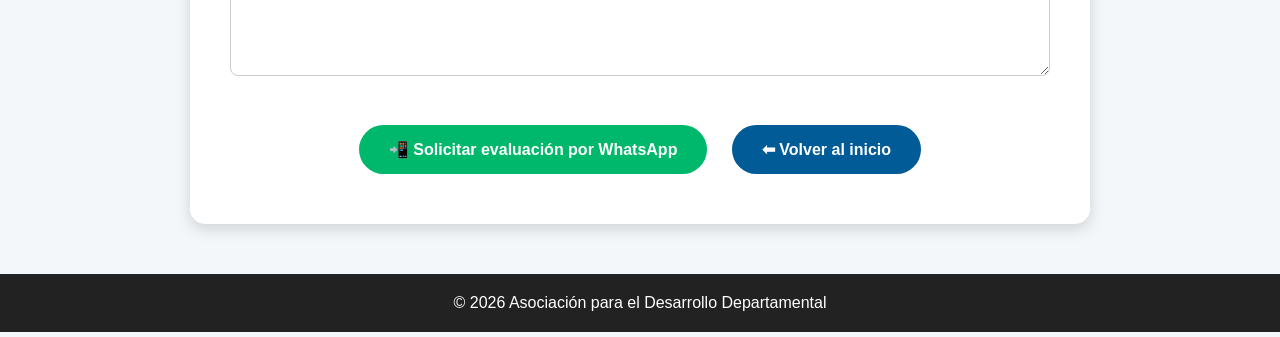
<file: red-emprendedores.html>
<!DOCTYPE html>
<html lang="es">
<head>

<meta charset="UTF-8">
<meta name="viewport" content="width=device-width, initial-scale=1.0">

<title>Red Emprendedores | ADD</title>

<style>

*{
    box-sizing:border-box;
}

body{
    margin:0;
    font-family:Arial, Helvetica, sans-serif;
    background:#f4f7f9;
    color:#333;
}

header{
    background:white;
    text-align:center;
    padding:50px 20px;
    border-top:10px solid #009BDB;
}

.logo{
    width:180px;
    margin-bottom:20px;
}

h1{
    color:#005b96;
    margin-bottom:10px;
}

.subtitulo{
    color:#00b86b;
    font-weight:bold;
    letter-spacing:1px;
}

.container{
    max-width:900px;
    margin:40px auto;
    background:white;
    padding:40px;
    border-radius:15px;
    box-shadow:0 5px 15px rgba(0,0,0,.15);
}

.info{
    background:#eef8ff;
    border-left:6px solid #009BDB;
    padding:20px;
    margin-bottom:35px;
    border-radius:10px;
}

.info h2{
    color:#005b96;
    margin-top:0;
}

ul{
    line-height:2;
}

label{
    display:block;
    margin-top:20px;
    font-weight:bold;
}

input,
select,
textarea{
    width:100%;
    padding:12px;
    margin-top:8px;
    border:1px solid #ccc;
    border-radius:8px;
    font-size:16px;
}

textarea{
    resize:vertical;
}

.botones{
    text-align:center;
    margin-top:35px;
}

.boton{
    display:inline-block;
    background:#00b86b;
    color:white;
    padding:15px 30px;
    text-decoration:none;
    border-radius:30px;
    font-weight:bold;
    margin:10px;
}

.volver{
    background:#005b96;
}

footer{
    margin-top:50px;
    background:#222;
    color:white;
    text-align:center;
    padding:20px;
}

</style>

</head>
    
<script>

function enviarWhatsapp(){

let nombre=document.getElementById("nombre").value;
let dni=document.getElementById("dni").value;
let localidad=document.getElementById("localidad").value;
let telefono=document.getElementById("telefono").value;
let email=document.getElementById("email").value;
let monto=document.getElementById("monto").value;
let destino=document.getElementById("destino").value;
let proyecto=document.getElementById("proyecto").value;

let mensaje=
"Hola ADD, quiero solicitar la evaluación para la línea Red Emprendedores.%0A%0A"+
"*Nombre:* "+nombre+"%0A"+
"*DNI/CUIT:* "+dni+"%0A"+
"*Localidad:* "+localidad+"%0A"+
"*Teléfono:* "+telefono+"%0A"+
"*Email:* "+email+"%0A"+
"*Monto solicitado:* $"+monto+"%0A"+
"*Destino:* "+destino+"%0A"+
"*Proyecto:* "+proyecto;

window.open("https://wa.me/5493401433139?text="+mensaje,"_blank");

}

</script>
<body>

<header>

<img src="logo-add.png.jpeg" class="logo" alt="Logo ADD">

<h1>Red Emprendedores</h1>

<p class="subtitulo">
Impulsando el crecimiento de los emprendedores del Departamento San Martín
</p>

</header>

<div class="container">

<div class="info">

<h2>Sobre esta línea</h2>

<p>
El senador Esteban Motta en conjunto con la Asociacion para el Desarrollo Departamental impulsa esta linea de financiamiento destinada a fortalecer emprendimientos y acompañar el crecimientode proyectos productivosen todo el Departamento San Martin.
</p>

<ul>
<li>Monto máximo: <strong>Hasta $700.000</strong></li>
<li>Plazo: <strong>Hasta 12 cuotas</strong></li>
<li>Interes: <strong>Sin Interes</strong></li>
<li>Destinado a emprendedores del Departamento San Martín.</li>
<li>Evaluación realizada por la ADD.</li>
<li>El envío del formulario no implica la aprobación automática del crédito.</li>
</ul>

</div>

<form id="formulario">

<label>Nombre y Apellido</label>
<input type="text" id="nombre">

<label>DNI / CUIT</label>
<input type="text" id="dni">

<label>Localidad</label>
<input type="text" id="localidad">

<label>Teléfono</label>
<input type="tel" id="telefono">

<label>Correo electrónico</label>
<input type="email" id="email">

<label>Monto solicitado</label>
<input type="number" id="monto" max="700000">

<label>Destino del crédito</label>

<select id="destino">

<option>Seleccionar...</option>

<option>Capital de trabajo</option>

<option>Herramientas</option>

<option>Maquinaria</option>

<option>Equipamiento</option>

<option>Insumos</option>

<option>Otro</option>

</select>

<label>Contanos brevemente sobre tu proyecto</label>
<textarea id="proyecto" rows="5"></textarea>

<div class="botones">

<a class="boton" href="#" onclick="enviarWhatsapp()">
📲 Solicitar evaluación por WhatsApp
</a>

<a class="boton volver" href="index.html">
⬅ Volver al inicio
</a>

</div>

</form>

</div>

<footer>

© 2026 Asociación para el Desarrollo Departamental

</footer>

</body>

</html>
</file>
<file: style.css>
/* ==========================================
   RESET
========================================== */

*{
    margin:0;
    padding:0;
    box-sizing:border-box;
}

html{
    scroll-behavior:smooth;
}

body{
    font-family:'Segoe UI',Arial,Helvetica,sans-serif;
    background:#f7f9fc;
    color:#333;
    line-height:1.6;
}


/* ==========================================
   HEADER
========================================== */

header{
    min-height:65vh;
    background:
    radial-gradient(circle at top right,rgba(0,155,219,.12),transparent 35%),
    radial-gradient(circle at bottom left,rgba(0,184,107,.10),transparent 35%),
    #fff;
    display:flex;
    justify-content:center;
    align-items:center;
    text-align:center;
    padding:60px 20px;
    position:relative;
    overflow:hidden;
    border-top:8px solid #009BDB;
}

header::before{
    content:"";
    position:absolute;
    width:700px;
    height:700px;
    border:2px solid rgba(0,155,219,.08);
    border-radius:50%;
    right:-300px;
    top:-250px;
}

.hero{
    animation:aparecerHero 1s ease;
    z-index:2;
}

.logo{
    width:210px;
    margin-bottom:25px;
    animation:aparecerLogo 1s ease;
}

.hero h1{
    font-size:52px;
    color:#005b96;
    line-height:1.15;
    margin:20px 0;
    font-weight:800;
}

.hero p{
    font-size:21px;
    color:#555;
}

.subtitulo{
    max-width:720px;
    margin:auto;
}


/* ==========================================
   BOTONES
========================================== */

.botones{
    margin-top:35px;
    display:flex;
    justify-content:center;
    gap:15px;
    flex-wrap:wrap;
}

.boton,
.boton2{

    display:inline-block;
    padding:16px 34px;
    border-radius:40px;
    text-decoration:none;
    font-weight:700;
    transition:.3s;

}

.boton{

    background:#fff;
    color:#005b96;
    border:2px solid #005b96;

}

.boton:hover{

    background:#005b96;
    color:#fff;
    transform:translateY(-4px);

}

.boton2{

    background:linear-gradient(135deg,#00b86b,#009bdb);
    color:#fff;
    box-shadow:0 10px 25px rgba(0,155,219,.25);

}

.boton2:hover{

    transform:translateY(-4px);
    box-shadow:0 15px 35px rgba(0,155,219,.35);

}


/* ==========================================
   MENÚ
========================================== */

nav{

    position:sticky;
    top:0;
    z-index:1000;

    display:flex;
    justify-content:space-between;
    align-items:center;

    padding:18px 30px;

    background:rgba(255,255,255,.95);

    backdrop-filter:blur(12px);

    box-shadow:0 5px 20px rgba(0,0,0,.08);

}

.nav-logo img{

    width:65px;

}

.nav-links{

    display:flex;
    align-items:center;
    gap:25px;

}

.nav-links a{

    color:#005b96;
    text-decoration:none;
    font-weight:600;
    position:relative;
    transition:.3s;

}

.nav-links a::after{

    content:"";
    position:absolute;
    left:0;
    bottom:-8px;
    width:0;
    height:3px;
    border-radius:10px;
    background:#00b86b;
    transition:.3s;

}

.nav-links a:hover{

    color:#009BDB;

}

.nav-links a:hover::after{

    width:100%;

}

.menu-btn{
    display:none;
    font-size:32px;
    font-weight:bold;
    color:#005b96;
    cursor:pointer;
}

nav{
    display:flex;
    justify-content:space-between;
    align-items:center;
}

.nav-links{
    display:flex;
    align-items:center;
    gap:20px;
}


/* ==========================================
   SECCIONES
========================================== */

section{

    max-width:1200px;
    margin:auto;
    padding:90px 25px;

}

.tarjetas{
    display:grid;
    grid-template-columns:repeat(3,1fr);
    gap:30px;
    margin-top:40px;
}

.titulo{

    text-align:center;
    color:#005b96;
    font-size:38px;
    margin-bottom:35px;
    font-weight:800;

}

.titulo::after{

    content:"";
    display:block;
    width:70px;
    height:4px;
    margin:15px auto 0;
    border-radius:10px;
    background:#00b86b;

}
.card{
    background:#fff;
    width:320px;
    padding:35px 30px;
    border-radius:22px;
    box-shadow:0 10px 30px rgba(0,0,0,.08);
    border:1px solid rgba(0,91,150,.08);
    text-align:center;
    position:relative;
    overflow:hidden;
    transition:.35s;
}

.card::before{
    content:"";
    position:absolute;
    top:0;
    left:0;
    width:100%;
    height:5px;
    background:linear-gradient(90deg,#005b96,#009BDB,#00b86b);
}

.card:hover,
.mv-card:hover{
    transform:translateY(-8px);
    box-shadow:0 18px 35px rgba(0,0,0,.16);
}

.card h3{
    color:#009bdb;
    font-size:22px;
    margin:15px 0;
}

.galeria,
.banners{
    display:flex;
    flex-wrap:wrap;
    justify-content:center;
    gap:20px;
    margin-top:40px;
}

.galeria img,
.banners img{
    width:320px;
    height:220px;
    object-fit:cover;
    border-radius:15px;
    cursor:pointer;
    box-shadow:0 5px 15px rgba(0,0,0,.2);
    transition:.3s;
}

.galeria img:hover,
.banners img:hover{
    transform:scale(1.05);
}

#visor{
    display:none;
    position:fixed;
    inset:0;
    background:rgba(0,0,0,.85);
    justify-content:center;
    align-items:center;
    z-index:999;
}

#visor img{
    max-width:90%;
    max-height:90%;
    border-radius:15px;
}

.misionvision{
    display:grid;
    grid-template-columns:repeat(2,1fr);
    gap:20px;
    margin-top:40px;
}

.mv-card{
    background:#fff;
    padding:25px;
    border-radius:18px;
    box-shadow:0 6px 18px rgba(0,0,0,.12);
    transition:.35s;
}

.mv-card h3{
    color:#005b96;
    text-align:center;
    margin-top:0;
    margin-bottom:18px;
    font-size:24px;
}

footer{
    background:#222;
    color:#fff;
    text-align:center;
    padding:25px;
}

/* ===========================
   RESPONSIVE
=========================== */

@media (max-width:700px){

header{
    min-height:auto;
    padding:45px 20px;
}

header::before,
header::after{
    display:none;
}

.logo{
    width:140px;
}

.hero h1{
    font-size:32px;
}

.hero p{
    font-size:17px;
}

.botones{
    display:flex;
    flex-direction:column;
    gap:12px;
    margin-top:25px;
}

.boton,
.boton2{
    width:100%;
    margin:0;
    text-align:center;
}

section{
    padding:60px 18px;
}

.titulo{
    font-size:30px;
}

.tarjetas{
    grid-template-columns:1fr;
    gap:20px;
}

.card{
    width:100%;
}

.misionvision{
    grid-template-columns:1fr;
}

.galeria img,
.banners img{
    width:100%;
    height:220px;
}

nav{
    padding:15px 20px;
}

.menu-btn{
    display:block;
}

.nav-links{
    display:none;
    position:absolute;
    top:75px;
    left:0;
    width:100%;
    background:#fff;
    flex-direction:column;
    padding:20px 0;
    box-shadow:0 10px 25px rgba(0,0,0,.12);
}

.nav-links.activo{
    display:flex;
}


.nav-links a{
    margin:12px 0;
    font-size:18px;
}

}
/* ===========================
   ANIMACIONES
=========================== */

html{
    scroll-behavior:smooth;
}

.animar{
    opacity:0;
    transform:translateY(40px);
    transition:opacity .8s ease, transform .8s ease;
}

.animar.visible{
    opacity:1;
    transform:translateY(0);
}

.hero{
    animation:aparecerHero 1s ease;
}

.logo{
    animation:aparecerLogo .9s ease;
}

@keyframes aparecerHero{
    from{
        opacity:0;
        transform:translateY(30px);
    }
    to{
        opacity:1;
        transform:translateY(0);
    }
}

@keyframes aparecerLogo{
    from{
        opacity:0;
        transform:scale(.8);
    }
    to{
        opacity:1;
        transform:scale(1);
    }
}

/* Barra de desplazamiento (Chrome/Edge) */

::-webkit-scrollbar{
    width:10px;
}

::-webkit-scrollbar-track{
    background:#eef3f8;
}

::-webkit-scrollbar-thumb{
    background:linear-gradient(#009BDB,#00b86b);
    border-radius:20px;
}

::-webkit-scrollbar-thumb:hover{
    background:#005b96;
}

/* Selección de texto */

::selection{
    background:#009BDB;
    color:#fff;
}
</file>
